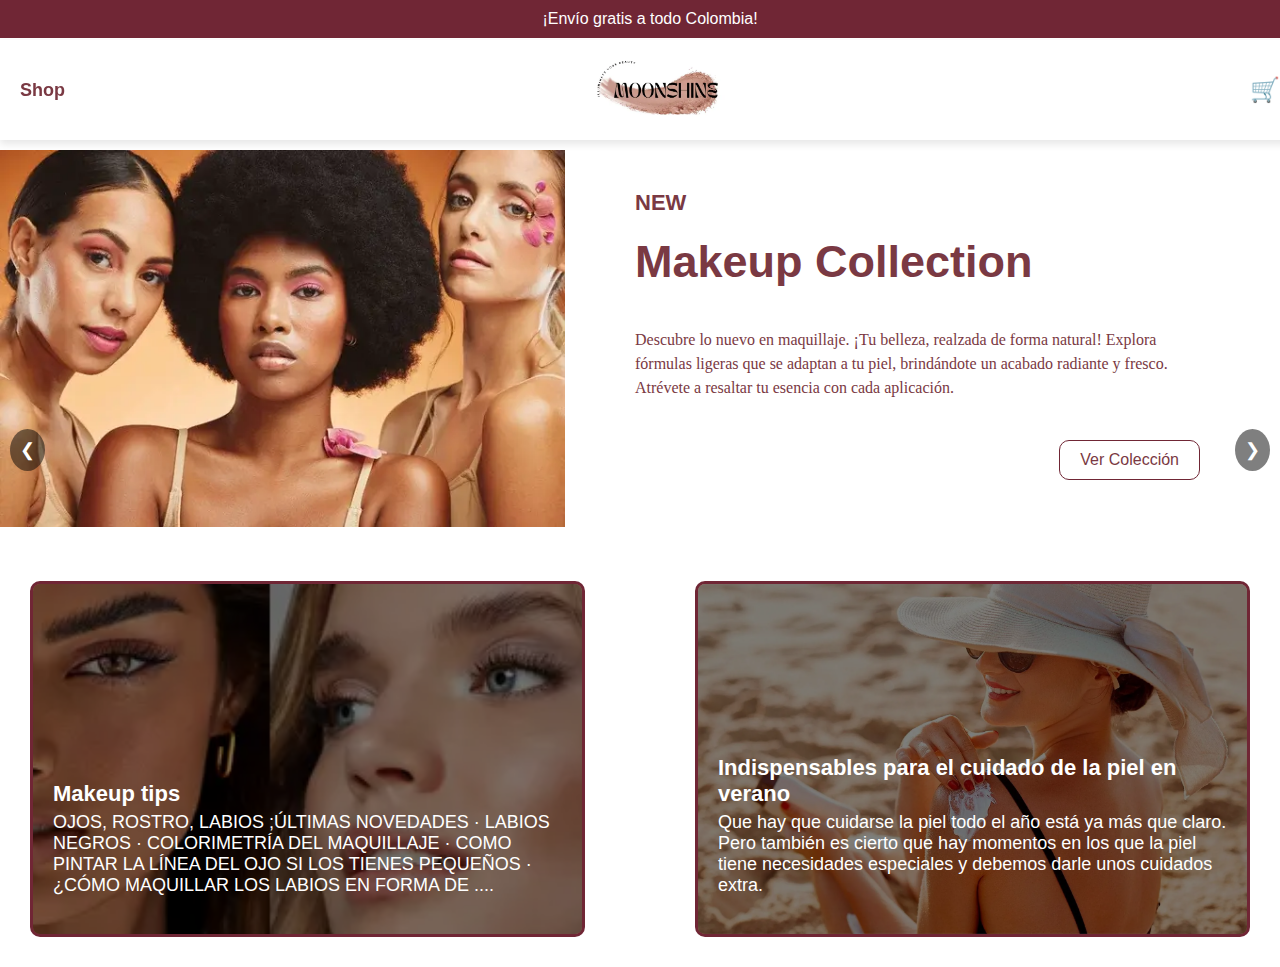
<file: index.html>
<!DOCTYPE html>
    <html lang="en">
    <head>
        <meta charset="UTF-8">
        <meta name="viewport" content="width=device-width, initial-scale=1.0">
        <title>Shop Menu</title>
        <link rel="stylesheet" href="styles.min.css">
    </head>
    <body>

    <!-- Barra de Envío Gratuito -->
    <div class="free-shipping-bar">¡Envío gratis a todo Colombia!</div>

    <!-- Barra de Navegación -->
    <nav class="navbar">
        <ul class="nav-menu">
            <li class="shop-menu">
                <a href="#" id="shopLink">Shop</a>
                <div class="dropdown-menu" id="dropdownMenu">
                    <div class="menu-item">
                        <a href="Makeup.html">
                            <img src="makeup.webp" loading="lazy" alt="Maquillaje">
                            
                            <p>Maquillaje</p>
                        </a>
                    </div>
                    <div class="menu-item">
                        <a href="Skincare.html">
                            <img src="skincare.webp" loading="lazy" alt="Cuidado Facial">
                            <p>Cuidado Facial</p>
                        </a>
                    </div>
                    <div class="menu-item">
                        <a href="Makeup.html">
                            <img src="Piel.webp" loading="lazy" alt="Cuidado de Piel">
                            <p>Cuidado de Piel</p>
                        </a>
                    </div>
                    
                </div>
            </li>
        </ul>

        <div class="logo">
            <a href="index.html">
                <img src="LOGO.webp" loading="lazy" alt="Logo">
            </a>
        </div>

        <div class="cart">
            <span class="icon-cart">🛒</span>
        </div>

        <!-- Carrito -->
    <div class="cart-modal" id="cartModal">
        <h2>Tu Carrito</h2>
        <div class="cart-items" id="cartItems"></div>
        <p id="totalPrice">Total: $0</p>
        <button id="checkoutBtn">Comprar</button>
    </div>
        
        <div class="cart-modal" id="cartModal">
            <h2>Tu Carrito</h2>
            <div class="cart-items" id="cartItems"></div>
            <p id="totalPrice">Total: $0</p>
            <button id="checkoutBtn">Comprar</button>
        </div>
    </nav>




    
    <div class="carousel-container">
        <div class="carousel">
            <div class="carousel-item active">
                <div class="carousel-image">
                    <img src="imagen 1.webp" loading="lazy" alt="Imagen 1">
                </div>
                <div class="carousel-text">
                    <h2>NEW </h2>
                    <h3>Makeup Collection</h3>
                    <p>Descubre lo nuevo en maquillaje. ¡Tu belleza, realzada de forma natural! Explora fórmulas ligeras que se adaptan a tu piel, brindándote un acabado radiante y fresco. Atrévete a resaltar tu esencia con cada aplicación.</p>
                    <a href="Makeup.html" class="carousel-button">Ver Colección</a>
                </div>
            </div>
            <div class="carousel-item">
                <div class="carousel-image">
                    <img src="imagen 2.webp" loading="lazy" alt="Imagen 2">
                </div>
                <div class="carousel-text">
                    <h2>NOW</h2>
                    <h3>Cuida tu piel</h3>
                    <p>Cuidado facial diario para una piel perfecta, ideal para cada piel. Nuestros productos realzan la belleza única de cada mujer. ¡Despierta con un brillo radiante y saludable cada día!</p>
                    <a href="Skincare.html" class="carousel-button">Explora Skincare</a>
                </div>
            </div>
            <div class="carousel-item">
                <div class="carousel-image">
                    <img src="imagen 3.webp" loading="lazy"alt="Imagen 3">
                </div>
                <div class="carousel-text">
                    <h2>Cuidado Completo para tu Piel</h2>
                    <p>Descubre nuestra línea de productos para el cuidado de la piel. Mantén tu piel suave, radiante y saludable con fórmulas diseñadas para cada tipo de necesidad. ¡Renueva tu rutina de cuidado y siéntete increíble cada día!</p>
                    <a href="Cuidadopiel.html" class="carousel-button">Más información</a>
                </div>
            </div>

        
            </div>
        </div>
        <button class="carousel-prev" onclick="moveSlide(-1)">&#10094;</button>
        <button class="carousel-next" onclick="moveSlide(1)">&#10095;</button>
    </div>



            <section class="tips-section">
                <div class="tips-container">
                    <div class="tip" style="background-image: url('TIPS.webp');">
                        <a href="https://www.maybelline.co/consejos-de-maquillaje" class="tip-link">
                            <h2>Makeup tips</h2>
                            <p>OJOS, ROSTRO, LABIOS ;ÚLTIMAS NOVEDADES · LABIOS NEGROS · COLORIMETRÍA DEL MAQUILLAJE · COMO PINTAR LA LÍNEA DEL OJO SI LOS TIENES PEQUEÑOS · ¿CÓMO MAQUILLAR LOS LABIOS EN FORMA DE ....</p>
                        </a>
                    </div>
                    <div class="tip" style="background-image: url('Cuidado\ playa.webp');">
                        <a href="https://blogdemaquillaje.com/2023/08/indispensables-cuidado-piel-verano.html" class="tip-link">
                            <h2>Indispensables para el cuidado de la piel en verano</h2>
                            <p>Que hay que cuidarse la piel todo el año está ya más que claro. Pero también es cierto que hay momentos en los que la piel tiene necesidades especiales y debemos darle unos cuidados extra.</p>
                        </a>
                    </div>
                
                </div>
            </section>
        

        <script src="script.min.js"></script>
    </body>
    </html>
</file>
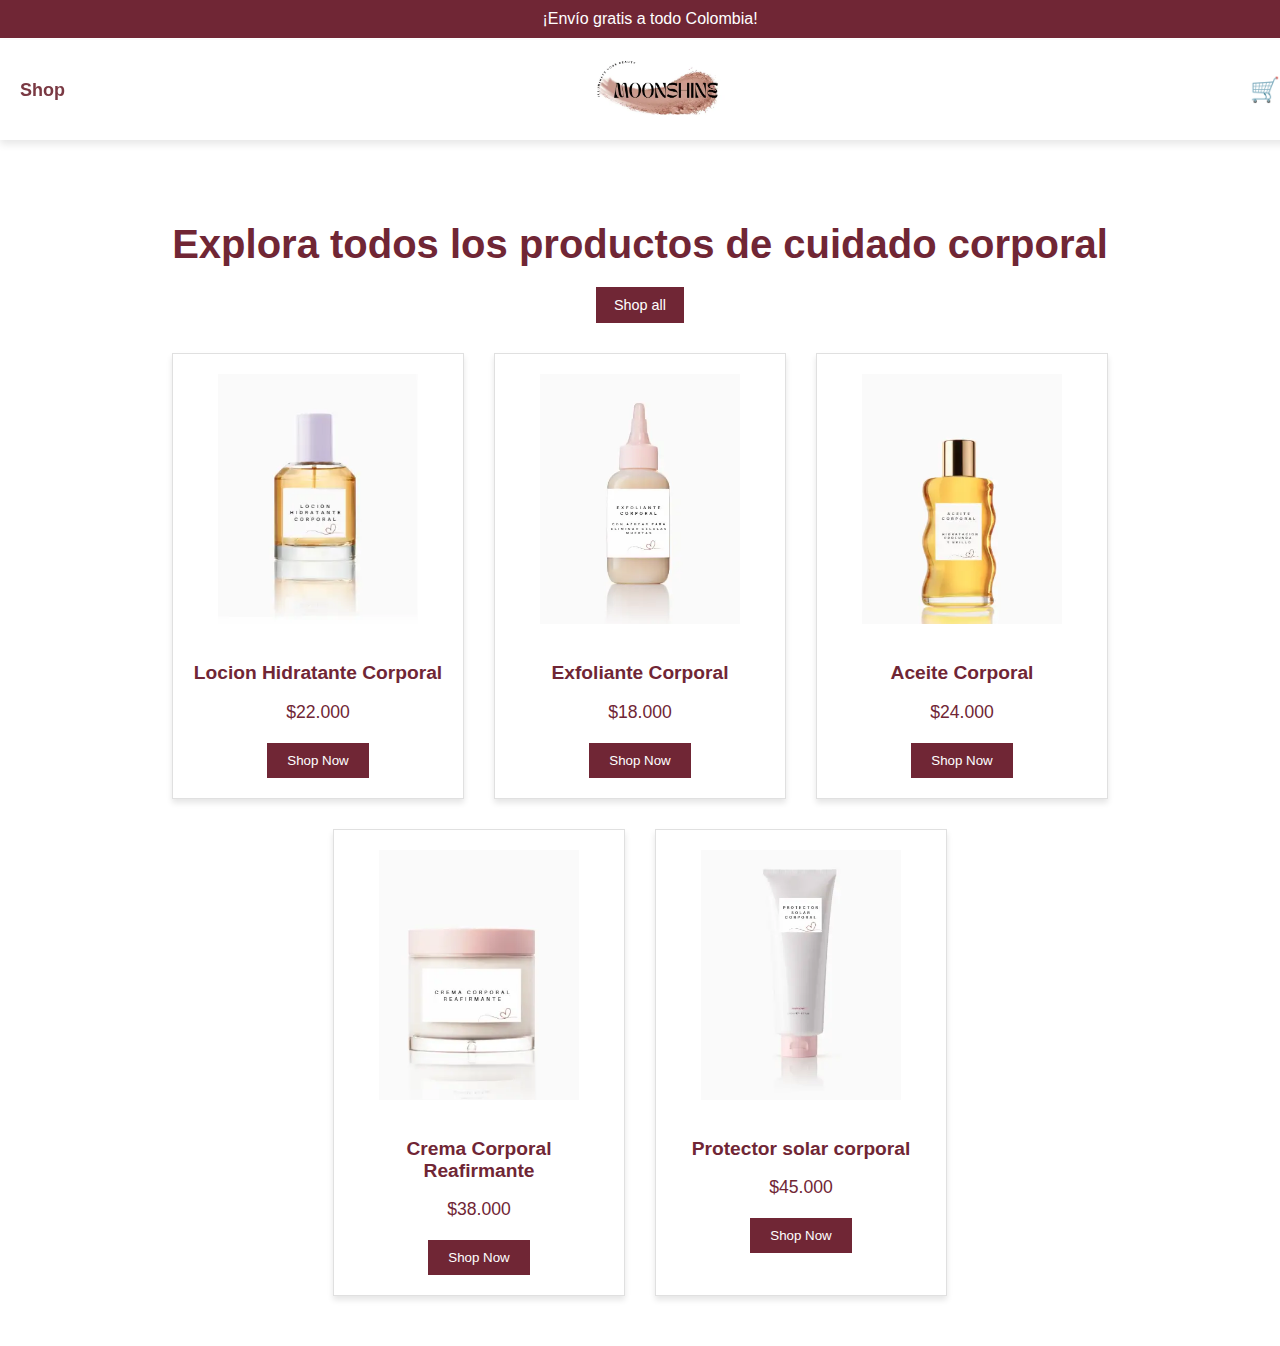
<file: Cuidadopiel.html>
<!DOCTYPE html>
<html lang="en">
<head>
    <meta charset="UTF-8">
    <meta name="viewport" content="width=device-width, initial-scale=1.0">
    <title>Makeup Shop</title>
    <link rel="stylesheet" href="styless.min.css">
</head>
<body>

     <!-- Barra de Envío Gratuito -->
<div class="free-shipping-bar">¡Envío gratis a todo Colombia!</div>

<!-- Barra de Navegación -->
<nav class="navbar">
    <ul class="nav-menu">
        <li class="shop-menu">
            <a href="#" id="shopLink">Shop</a>
            <div class="dropdown-menu" id="dropdownMenu">
                <div class="menu-item">
                    <a href="Makeup.html">
                        <img src="makeup.webp" loading="lazy" alt="Maquillaje">
                        <p>Maquillaje</p>
                    </a>
                </div>
                <div class="menu-item">
                    <a href="Skincare.html">
                        <img src="skincare.webp" loading="lazy" alt="Cuidado Facial">
                        <p>Cuidado Facial</p>
                    </a>
                </div>
                <div class="menu-item">
                    <a href="Cuidadopiel.html">
                        <img src="Piel.webp" loading="lazy" alt="Cuidado de Piel">
                        <p>Cuidado de Piel</p>
                    </a>
                </div>
                
            </div>
        </li>
    </ul>

    <div class="logo">
        <a href="index.html">
            <img src="LOGO.webp" loading="lazy" alt="Logo">
        </a>
    </div>

    <div class="cart">
        <span class="icon-cart">🛒</span>
    </div>
</nav>

 <!-- Carrito -->
 <div class="cart-modal" id="cartModal">
    <h2>Tu Carrito</h2>
    <div class="cart-items" id="cartItems"></div>
    <p id="totalPrice">Total: $0</p>
    <button id="checkoutBtn">Comprar</button>
</div>

    <section class="shop-section">
        <h1>Explora todos los productos de cuidado corporal</h1>
        
        <!-- Filter Categories -->
        <div class="filter-categories">
            <button class="filter-btn active" data-category="all">Shop all</button>
        
        </div>

        <!-- Products Section -->
        <div class="product-grid">
            
            <div class="product-card" data-category="all">
                <img src="Locion hidratante.webp" loading="lazy" alt="Product">
                <h3>Locion Hidratante Corporal </h3>
                <p>$22.000</p>
                <button class="shop-btn">Shop Now</button>
            </div>

            <div class="product-card" data-category="all">
                <img src="exfoliante.webp" loading="lazy" alt="Product">
                <h3>Exfoliante Corporal </h3>
                <p>$18.000</p>
                <button class="shop-btn">Shop Now</button>
            </div>

            <div class="product-card" data-category="all">
                <img src="Aceite corporal.webp" loading="lazy" alt="Product">
                <h3>Aceite Corporal </h3>
                <p>$24.000</p>
                <button class="shop-btn">Shop Now</button>
            </div>

            <div class="product-card" data-category="all">
                <img src="Crema corporal.webp" loading="lazy" alt="Product">
                <h3>Crema Corporal Reafirmante </h3>
                <p>$38.000</p>
                <button class="shop-btn">Shop Now</button>
            </div>

            <div class="product-card" data-category="all">
                <img src="protector solar.webp" loading="lazy" alt="Product">
                <h3>Protector solar corporal </h3>
                <p>$45.000</p>
                <button class="shop-btn">Shop Now</button>
            </div>

            







        </div>
    </section>

    <script src="scripts.min.js"></script>
</body>
</html>
</file>
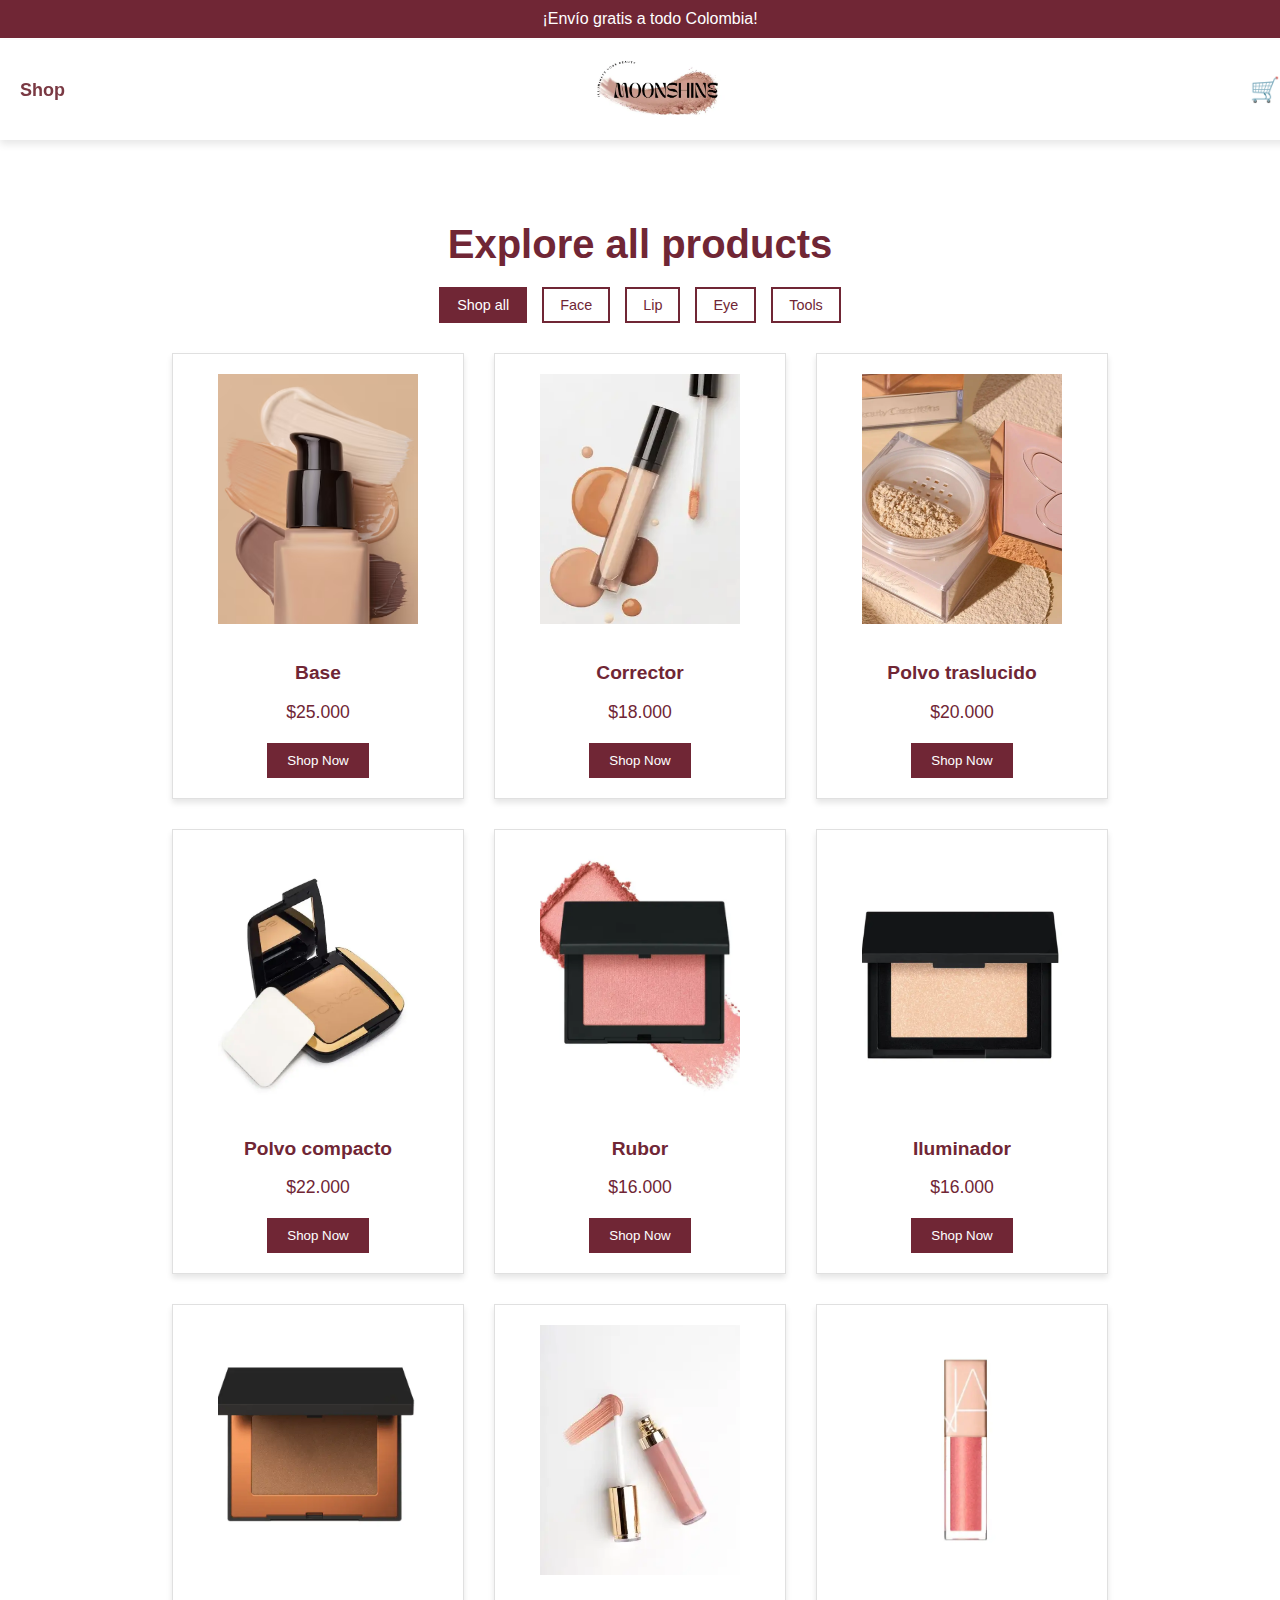
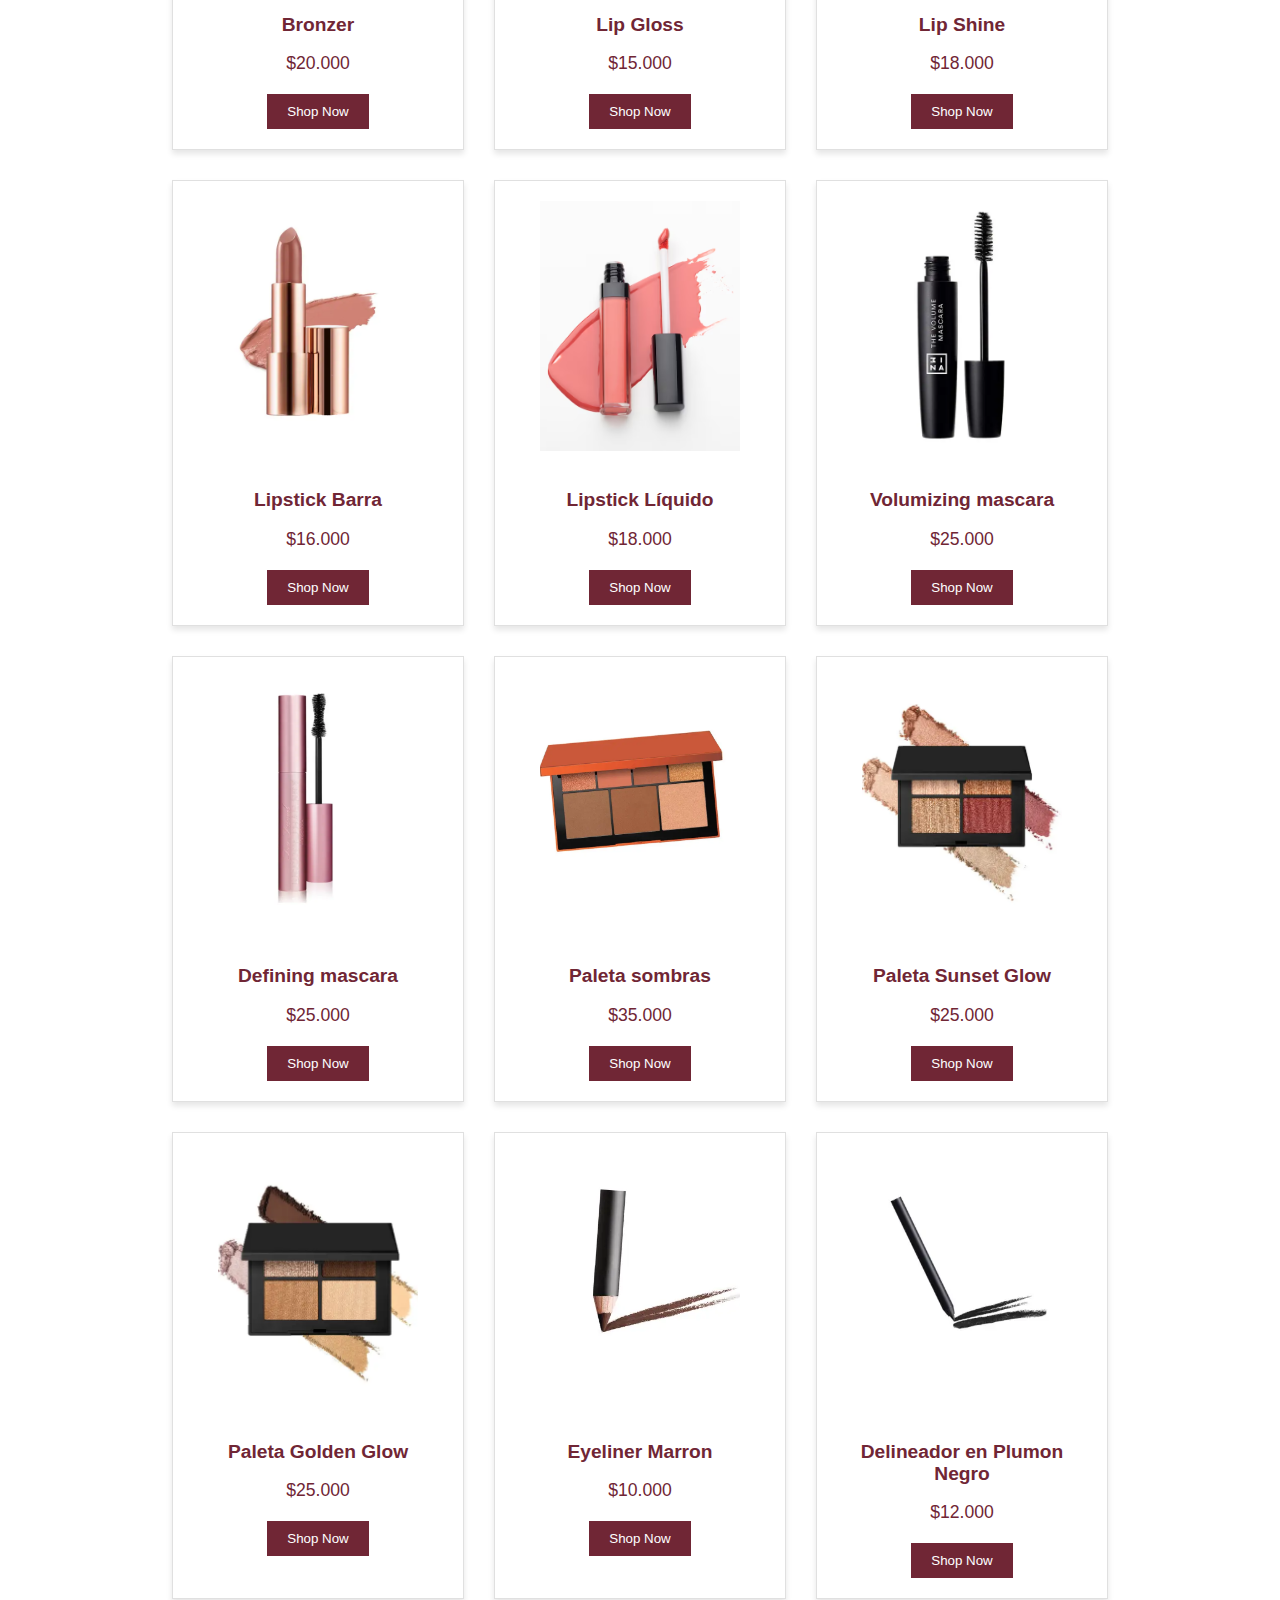
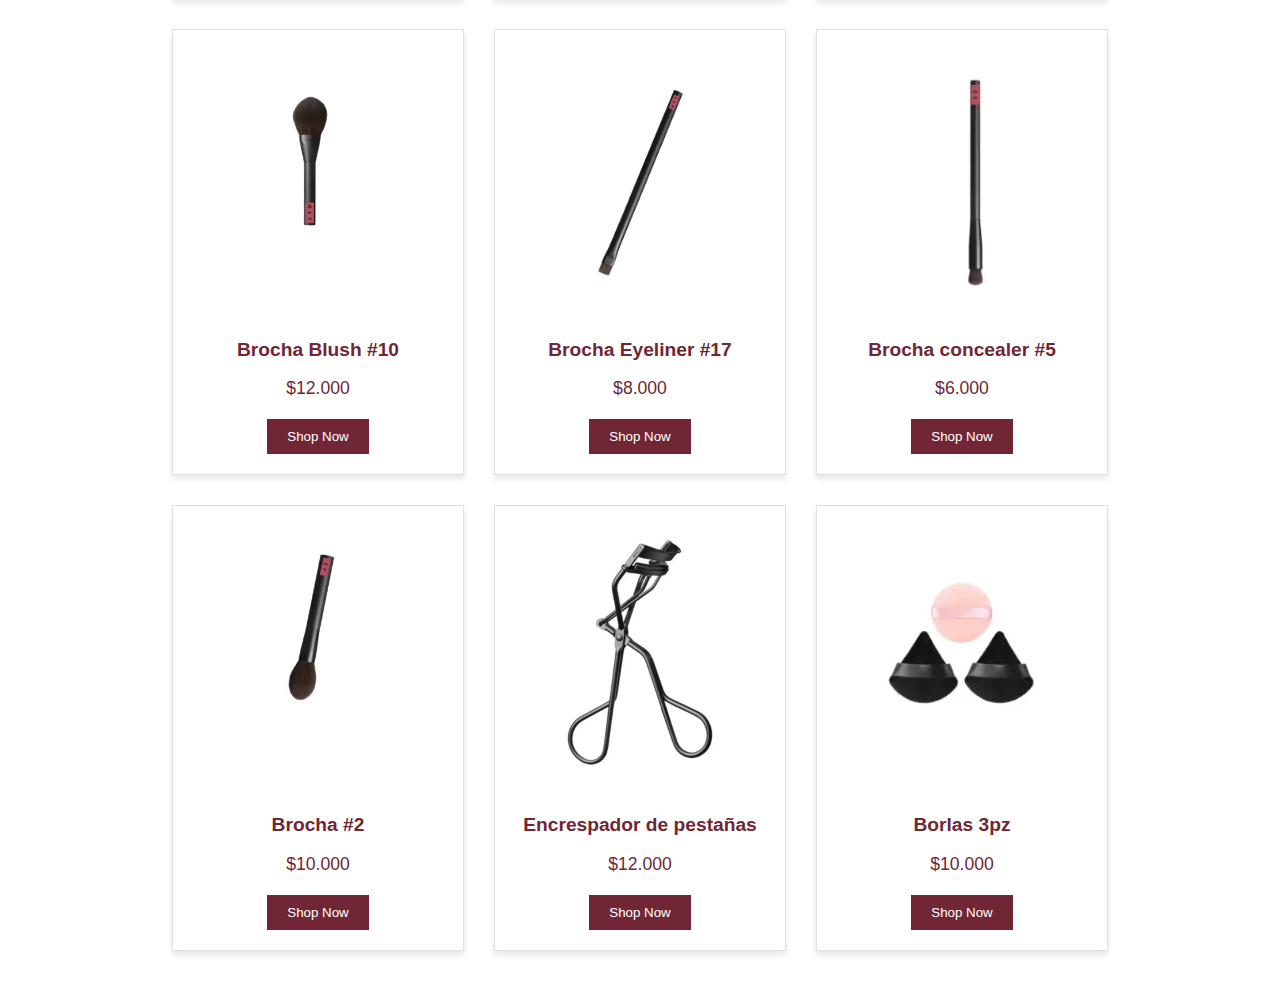
<file: Makeup.html>
<!DOCTYPE html>
<html lang="en">
<head>
    <meta charset="UTF-8">
    <meta name="viewport" content="width=device-width, initial-scale=1.0">
    <title>Makeup Shop</title>
    <link rel="stylesheet" href="styless.min.css">
</head>
<body>

     <!-- Barra de Envío Gratuito -->
<div class="free-shipping-bar">¡Envío gratis a todo Colombia!</div>

<!-- Barra de Navegación -->
<nav class="navbar">
    <ul class="nav-menu">
        <li class="shop-menu">
            <a href="#" id="shopLink">Shop</a>
            <div class="dropdown-menu" id="dropdownMenu">
                <div class="menu-item">
                    <a href="Makeup.html">
                        <img src="makeup.webp" loading="lazy" alt="Maquillaje">
                        <p>Maquillaje</p>
                    </a>
                </div>
                <div class="menu-item">
                    <a href="Skincare.html">
                        <img src="skincare.webp" loading="lazy" alt="Cuidado Facial">
                        <p>Cuidado Facial</p>
                    </a>
                </div>
                <div class="menu-item">
                    <a href="Cuidadopiel.html">
                        <img src="Piel.webp" loading="lazy" alt="Cuidado de Piel">
                        <p>Cuidado de Piel</p>
                    </a>
                </div>
               
            </div>
        </li>
    </ul>

    <div class="logo">
        <a href="index.html">
            <img src="LOGO.webp" loading="lazy" alt="Logo">
        </a>
    </div>

    <div class="cart">
        <span class="icon-cart">🛒</span>
    </div>
</nav>

 <!-- Carrito -->
 <div class="cart-modal" id="cartModal">
    <h2>Tu Carrito</h2>
    <div class="cart-items" id="cartItems"></div>
    <p id="totalPrice">Total: $0</p>
    <button id="checkoutBtn">Comprar</button>
</div>

    <section class="shop-section">
        <h1>Explore all products</h1>
        
        <!-- Filter Categories -->
        <div class="filter-categories">
            <button class="filter-btn active" data-category="all">Shop all</button>
            <button class="filter-btn" data-category="face">Face</button>
            <button class="filter-btn" data-category="lip">Lip</button>
            <button class="filter-btn" data-category="eye">Eye</button>
            <button class="filter-btn" data-category="tools">Tools</button>
        </div>

        <!-- Products Section -->
        <div class="product-grid">
            
            <div class="product-card" data-category="face">
                <img src="Base.webp" loading="lazy" alt="Face Product">
                <h3>Base </h3>
                <p>$25.000</p>
                <button class="shop-btn">Shop Now</button>
            </div>

            <div class="product-card" data-category="face">
                <img src="concealer.webp" loading="lazy" alt="Face Product">
                <h3> Corrector</h3>
                <p>$18.000</p>
                <button class="shop-btn">Shop Now</button>
            </div>
          
            <div class="product-card" data-category="face">
                <img src="polvotraslucido.webp" loading="lazy" alt="Face Product">
                <h3> Polvo traslucido</h3>
                <p>$20.000</p>
                <button class="shop-btn">Shop Now</button>
            </div>

            
            <div class="product-card" data-category="face">
                <img src="polvocompacto.webp" loading="lazy" alt="Face Product">
                <h3> Polvo compacto</h3>
                <p>$22.000</p>
                <button class="shop-btn">Shop Now</button>
            </div>

            <div class="product-card" data-category="face">
                <img src="blush.webp" loading="lazy" alt="Face Product">
                <h3> Rubor </h3>
                <p>$16.000</p>
                <button class="shop-btn">Shop Now</button>
            </div>

            <div class="product-card" data-category="face">
                <img src="iluminador.webp" loading="lazy" alt="Face Product">
                <h3> Iluminador </h3>
                <p>$16.000</p>
                <button class="shop-btn">Shop Now</button>
            </div>

            <div class="product-card" data-category="face">
                <img src="Bronzer.webp" loading="lazy" alt="Face Product">
                <h3> Bronzer </h3>
                <p>$20.000</p>
                <button class="shop-btn">Shop Now</button>
            </div>

            <div class="product-card" data-category="lip">
                <img src="lip gloss.webp" loading="lazy" alt="Lip Gloss">
                <h3>Lip Gloss</h3>
                <p>$15.000</p>
                <button class="shop-btn">Shop Now</button>
            </div>

            <div class="product-card" data-category="lip">
                <img src="Lip shine.webp" loading="lazy" alt="Lip Gloss">
                <h3>Lip Shine</h3>
                <p>$18.000</p>
                <button class="shop-btn">Shop Now</button>
            </div>

            <div class="product-card" data-category="lip">
                <img src="Lip stick.webp" loading="lazy" alt="Lip Gloss">
                <h3>Lipstick Barra</h3>
                <p>$16.000</p>
                <button class="shop-btn">Shop Now</button>
            </div>

            <div class="product-card" data-category="lip">
                <img src="Lip-stick-liquido.webp" loading="lazy" alt="Lip Gloss">
                <h3>Lipstick Líquido</h3>
                <p>$18.000</p>
                <button class="shop-btn">Shop Now</button>
            </div>

            <div class="product-card" data-category="eye">
                <img src="Mascara Volumen.webp" loading="lazy" alt="Eye Makeup">
                <h3>Volumizing mascara</h3>
                <p>$25.000</p>
                <button class="shop-btn">Shop Now</button>
            </div>

            <div class="product-card" data-category="eye">
                <img src="Mascara definicion.webp" loading="lazy" alt="Eye Makeup">
                <h3>Defining mascara</h3>
                <p>$25.000</p>
                <button class="shop-btn">Shop Now</button>
            </div>
            
            <div class="product-card" data-category="eye">
                <img src="Paleta sombras.webp" loading="lazy" alt="Eye Makeup">
                <h3>Paleta sombras</h3>
                <p>$35.000</p>
                <button class="shop-btn">Shop Now</button>
            </div>

            <div class="product-card" data-category="eye">
                <img src="Sunset glow.webp" loading="lazy" alt="Eye Makeup">
                <h3> Paleta Sunset Glow</h3>
                <p>$25.000</p>
                <button class="shop-btn">Shop Now</button>
            </div>

            <div class="product-card" data-category="eye">
                <img src="Golden glow.webp" loading="lazy" alt="Eye Makeup">
                <h3> Paleta Golden Glow</h3>
                <p>$25.000</p>
                <button class="shop-btn">Shop Now</button>
            </div>

            <div class="product-card" data-category="eye">
                <img src="eyeliner marron.webp" loading="lazy" alt="Eye Makeup">
                <h3> Eyeliner Marron</h3>
                <p>$10.000</p>
                <button class="shop-btn">Shop Now</button>
            </div>

            <div class="product-card" data-category="eye">
                <img src="Delineador.webp" loading="lazy" alt="Eye Makeup">
                <h3> Delineador en Plumon Negro</h3>
                <p>$12.000</p>
                <button class="shop-btn">Shop Now</button>
            </div>

            <div class="product-card" data-category="tools">
                <img src="Brocha 10.webp" loading="lazy" alt="tools Makeup">
                <h3> Brocha Blush #10 </h3>
                <p>$12.000</p>
                <button class="shop-btn">Shop Now</button>
            </div>

            <div class="product-card" data-category="tools">
                <img src="Brocha 17.webp" loading="lazy" alt="tools Makeup">
                <h3> Brocha Eyeliner #17 </h3>
                <p>$8.000</p>
                <button class="shop-btn">Shop Now</button>
            </div>

            <div class="product-card" data-category="tools">
                <img src="Brocha 5.webp" loading="lazy"alt="tools Makeup">
                <h3> Brocha concealer #5 </h3>
                <p>$6.000</p>
                <button class="shop-btn">Shop Now</button>
            </div>

            <div class="product-card" data-category="tools">
                <img src="Brocha 2.webp" loading="lazy" alt="tools Makeup">
                <h3> Brocha  #2 </h3>
                <p>$10.000</p>
                <button class="shop-btn">Shop Now</button>
            </div>

            <div class="product-card" data-category="tools">
                <img src="Encrespador.webp" loading="lazy" alt="tools Makeup">
                <h3> Encrespador de pestañas </h3>
                <p>$12.000</p>
                <button class="shop-btn">Shop Now</button>
            </div>

            
            <div class="product-card" data-category="tools">
                <img src="Borlas.webp" loading="lazy" alt="tools Makeup">
                <h3> Borlas 3pz </h3>
                <p>$10.000</p>
                <button class="shop-btn">Shop Now</button>
            </div>








        </div>
    </section>

    <script src="scripts.min.js"></script>
</body>
</html>
</file>
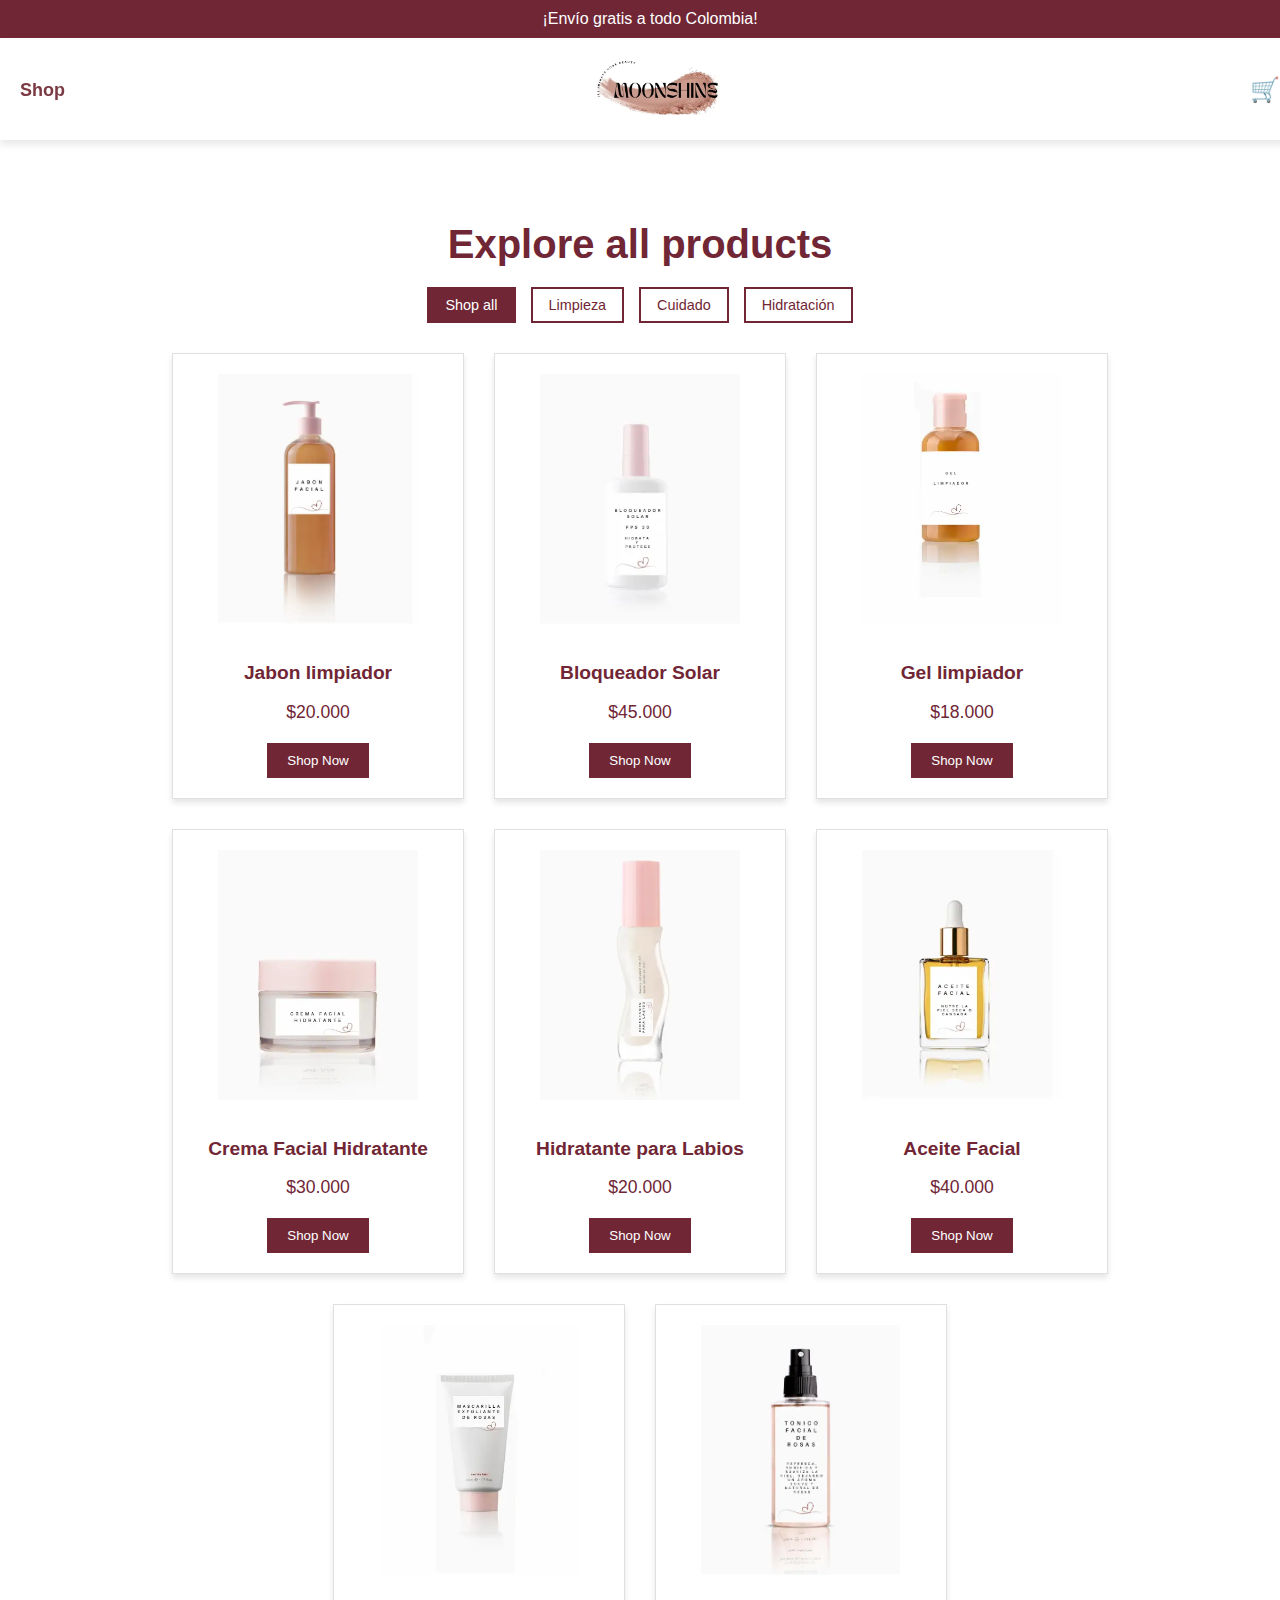
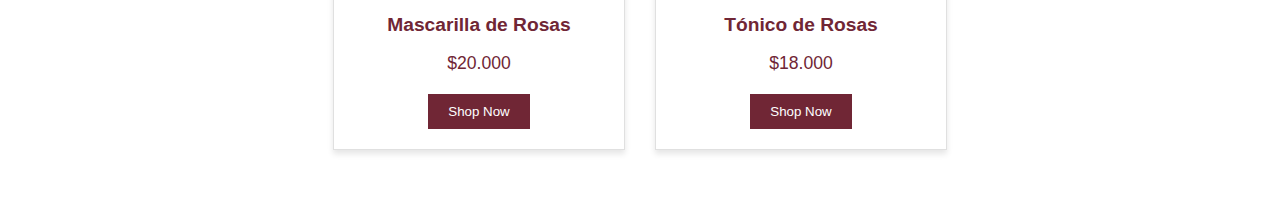
<file: Skincare.html>
<!DOCTYPE html>
<html lang="en">
<head>
    <meta charset="UTF-8">
    <meta name="viewport" content="width=device-width, initial-scale=1.0">
    <title>Makeup Shop</title>
    <link rel="stylesheet" href="styless.min.css">
</head>
<body>

     <!-- Barra de Envío Gratuito -->
<div class="free-shipping-bar">¡Envío gratis a todo Colombia!</div>

<!-- Barra de Navegación -->
<nav class="navbar">
    <ul class="nav-menu">
        <li class="shop-menu">
            <a href="#" id="shopLink">Shop</a>
            <div class="dropdown-menu" id="dropdownMenu">
                <div class="menu-item">
                    <a href="Makeup.html">
                        <img src="makeup.webp" loading="lazy" alt="Maquillaje">
                        <p>Maquillaje</p>
                    </a>
                </div>
                <div class="menu-item">
                    <a href="Skincare.html">
                        <img src="skincare.webp" loading="lazy" alt="Cuidado Facial">
                        <p>Cuidado Facial</p>
                    </a>
                </div>
                <div class="menu-item">
                    <a href="Cuidadopiel.html">
                        <img src="Piel.webp" loading="lazy" alt="Cuidado de Piel">
                        <p>Cuidado de Piel</p>
                    </a>
                </div>
                
            </div>
        </li>
    </ul>

    <div class="logo">
        <a href="index.html">
            <img src="LOGO.webp" loading="lazy" alt="Logo">
        </a>
    </div>

    <div class="cart">
        <span class="icon-cart">🛒</span>
    </div>
</nav>

  <!-- Carrito -->
  <div class="cart-modal" id="cartModal">
    <h2>Tu Carrito</h2>
    <div class="cart-items" id="cartItems"></div>
    <p id="totalPrice">Total: $0</p>
    <button id="checkoutBtn">Comprar</button>
</div>

    <section class="shop-section">
        <h1>Explore all products</h1>
        
        <!-- Filter Categories -->
        <div class="filter-categories">
            <button class="filter-btn active" data-category="all">Shop all</button>
            <button class="filter-btn" data-category="limpieza">Limpieza</button>
            <button class="filter-btn" data-category="cuidado">Cuidado</button>
            <button class="filter-btn" data-category="hidratación">Hidratación</button>
        </div>

        <!-- Products Section -->
        <div class="product-grid">
            
            <div class="product-card" data-category="limpieza">
                <img src="jabon facial.webp" loading="lazy" alt="limpieza Product">
                <h3>Jabon limpiador </h3>
                <p>$20.000</p>
                <button class="shop-btn">Shop Now</button>
            </div>

            <div class="product-card" data-category="cuidado">
                <img src="bloqueador.webp" loading="lazy" alt="cuidado Product">
                <h3>Bloqueador Solar </h3>
                <p>$45.000</p>
                <button class="shop-btn">Shop Now</button>
            </div>

            <div class="product-card" data-category="limpieza">
                <img src="Gel limpiador.webp" loading="lazy" alt="limpieza Product">
                <h3>Gel limpiador </h3>
                <p>$18.000</p>
                <button class="shop-btn">Shop Now</button>
            </div>

            <div class="product-card" data-category="hidratación">
                <img src="Crema facial.webp" loading="lazy" alt="hidratacion Product">
                <h3>Crema Facial Hidratante </h3>
                <p>$30.000</p>
                <button class="shop-btn">Shop Now</button>
            </div>

            <div class="product-card" data-category="hidratación">
                <img src="Hidratante labios.webp" loading="lazy" alt="hidratacion Product">
                <h3>Hidratante para Labios </h3>
                <p>$20.000</p>
                <button class="shop-btn">Shop Now</button>
            </div>

            
            <div class="product-card" data-category="cuidado">
                <img src="Aceite facial.webp" loading="lazy" alt="cuidado Product">
                <h3>Aceite Facial </h3>
                <p>$40.000</p>
                <button class="shop-btn">Shop Now</button>
            </div>

            <div class="product-card" data-category="cuidado">
                <img src="mascarilla.webp" loading="lazy" alt="cuidado Product">
                <h3>Mascarilla de Rosas </h3>
                <p>$20.000</p>
                <button class="shop-btn">Shop Now</button>
            </div>

            <div class="product-card" data-category="hidratación">
                <img src="Tonico rosas.webp" loading="lazy" alt="hidratacion Product">
                <h3>Tónico de Rosas </h3>
                <p>$18.000</p>
                <button class="shop-btn">Shop Now</button>
            </div>








        </div>
    </section>

    <script src="scripts.min.js"></script>
</body>
</html>
</file>
<file: styles.min.css>
body{font-family:'Arial',sans-serif;margin:0;padding:0;background-color:#fff}.free-shipping-bar{background-color:#702635;color:#fff;text-align:center;padding:10px;position:fixed;top:0;width:100%;z-index:1001}.navbar{background-color:#fff;display:flex;justify-content:space-between;align-items:center;padding:10px 20px;position:fixed;top:40px;width:100%;z-index:1000;height:80px;box-shadow:0 4px 8px rgb(0 0 0 / .1)}.nav-menu{list-style:none;display:flex;margin:0;padding:0}.nav-menu li{margin-right:20px}.navbar a{text-decoration:none;color:#7a3943;font-weight:700;font-size:18px}.logo{position:absolute;left:50%;transform:translateX(-50%)}.logo img{max-width:150px;height:auto}.dropdown-menu{display:none;position:absolute;top:calc(100% + 0px);left:0;background-color:#fff;box-shadow:0 4px 8px rgb(0 0 0 / .1);padding:10px;width:100%;z-index:2000;display:grid;grid-template-columns:repeat(auto-fit,minmax(180px,1fr));gap:40px;justify-content:space-around}img{width:100%;height:auto;object-fit:contain}img.cover{object-fit:cover;width:100%;height:100%}@media screen and (max-width:768px){.carousel-image img,.menu-item img{width:100%;height:auto;object-fit:cover}}.menu-item{text-align:center;margin:20px;display:flex;flex-direction:column;align-items:center}.menu-item img{width:180px;height:180px;object-fit:cover;border-radius:50%;border:2px solid #7a3943;margin-bottom:15px}.menu-item p{margin-top:10px;color:#7a3943}.shop-menu:hover .dropdown-menu{display:grid}@media screen and (max-width:1024px){.navbar{height:70px}.logo img{max-width:130px}.dropdown-menu{grid-template-columns:repeat(auto-fit,minmax(150px,1fr));gap:30px}.menu-item img{width:150px;height:150px}}@media screen and (max-width:768px){.navbar{height:60px}.logo img{max-width:110px}.dropdown-menu{flex-direction:column;width:100%}.menu-item{flex-basis:100%;margin-bottom:15px}.menu-item img{width:120px;height:120px}}@media screen and (min-width:1024px){.dropdown-menu{grid-template-columns:repeat(auto-fit,minmax(180px,1fr));gap:50px}.menu-item{margin:20px}}.cart{display:flex;align-items:center;justify-content:center;margin-right:20px;position:relative;right:0}.cart{display:flex;align-items:center;justify-content:center;margin-right:20px;position:relative;right:0}.icon-cart{font-size:24px;cursor:pointer;color:#702635;transition:color 0.3s ease}.icon-cart:hover{color:#a23d4e}.cart-modal{position:fixed;right:-300px;top:20px;width:250px;background:#fefefe;box-shadow:0 0 10px rgb(0 0 0 / .5);transition:right 0.3s ease;padding:15px;z-index:1000;border:1px solid #702635;border-radius:5px}.cart-modal.active{right:0}.cart-items{max-height:300px;overflow-y:auto}.cart-items .cart-item{display:flex;justify-content:space-between;margin:10px 0;padding:10px;border-bottom:1px solid #ddd}.cart-items .cart-item:last-child{border-bottom:none}.cart-items .remove-item{cursor:pointer;color:#5a1f28;transition:color 0.3s ease}.cart-items .remove-item:hover{color:#702635}#totalPrice{font-size:18px;font-weight:700;color:#702635;margin-top:20px;text-align:right}#checkoutBtn{background-color:#702635;color:#fff;font-size:16px;padding:10px 15px;border:none;border-radius:5px;cursor:pointer;transition:background-color 0.3s ease;margin-top:10px}#checkoutBtn:hover{background-color:#a23d4e}.carousel-container{position:relative;max-width:100%;margin:auto;overflow:hidden;border-radius:0;background-color:#fff;margin-top:150px;z-index:0}.carousel{display:flex;transition:transform 0.5s ease-in-out}.carousel-item{min-width:100%;display:flex;background-color:#fff}.carousel-image{width:50%}.carousel-image img{width:100%;height:auto;border-radius:0}.carousel-text h2,.carousel-text h3,.carousel-text p{margin:0}.carousel-text h2{margin-top:20px;font-family:'Lucida Sans',Geneva,Verdana,sans-serif;font-size:22px;margin-bottom:20px;font-weight:600;text-align:left}.carousel-text h3{font-family:'Trebuchet MS',Arial,sans-serif;font-size:45px;margin-bottom:40px;font-weight:600;text-align:left}.carousel-text p{font-family:Georgia,'Times New Roman',Times,serif;font-size:16px;line-height:1.5;text-align:left}.carousel-text{width:50%;padding-left:70px;padding-right:80px;font-weight:200;background-color:#fff;color:#7a3943;padding-top:20px;padding-bottom:20px;border-radius:0 15px 15px 0;display:flex;flex-direction:column;justify-content:flex-start}.carousel-button{font-family:'Lucida Sans','Lucida Sans Regular','Lucida Grande','Lucida Sans Unicode',Geneva,Verdana,sans-serif;margin-top:40px;padding:10px 20px;border:1px solid #702635;color:#7a3943;text-decoration:none;border-radius:10px;align-self:flex-start;margin-left:auto;display:inline-block}.carousel-prev,.carousel-next{position:absolute;top:50%;transform:translateY(-50%);background-color:rgb(0 0 0 / .5);color:#fff;font-size:18px;border:none;padding:10px;cursor:pointer;border-radius:50%}.carousel-prev{left:10px}.carousel-next{right:10px}.carousel-prev:hover,.carousel-next:hover{background-color:rgb(0 0 0 / .7)}@media (max-width:1200px){.carousel-image img{height:350px}.carousel-text{padding-left:15px;padding-right:20px}}@media (max-width:1024px){.carousel-image img{height:300px}.carousel-prev,.carousel-next{top:25%}}@media (max-width:820px){.carousel-image img{height:275px}.carousel-prev,.carousel-next{top:20%}.carousel-text{font-size:16px;padding-left:10px;padding-right:15px}}@media (max-width:768px){.carousel-image img{height:300px}.carousel-text{font-size:16px;padding-left:10px;padding-right:15px}.carousel-prev,.carousel-next{top:30%;transform:translateY(-50%)}}@media (max-width:576px){.carousel-image img{height:250px}.carousel-text{font-size:14px;padding-left:8px;padding-right:10px}.carousel-button{font-size:12px;padding:8px 16px}}.tips-container{display:flex;justify-content:space-around;padding:20px;background-color:#fff;margin-top:20px}.tip{width:40%;height:300px;background-size:cover;background-position:center;position:relative;border:3px solid #702635;border-radius:10px;overflow:hidden}.tip::before{content:'';position:absolute;top:0;left:0;width:100%;height:100%;z-index:1;background-color:rgb(0 0 0 / .5);z-index:1}.tip-link{color:#fff;text-decoration:none;position:absolute;bottom:10px;left:10px;padding:10px;z-index:2;border-radius:5px;background:none}.tip h2{font-size:22px;margin:0}.tip p{font-size:18px;margin-top:5px}@media (max-width:768px){.tips-container{flex-direction:column;align-items:center;padding:10px}.tip{width:90%;height:250px;margin-bottom:20px}.tip h2{font-size:18px}.tip p{font-size:14px}}@media (max-width:1024px){.tips-container{flex-direction:column;align-items:center;padding:15px}.tip{width:80%;height:280px;margin-bottom:25px}.tip h2{font-size:18px}.tip p{font-size:15px}}@media (min-width:1025px){.tips-container{justify-content:space-between;padding:30px}.tip{width:45%;height:350px}.tip h2{font-size:22px}.tip p{font-size:18px}}
</file>
<file: styless.min.css>
body{font-family:'Arial',sans-serif;margin:0;padding:0;background-color:#fff}.free-shipping-bar{background-color:#702635;color:#fff;text-align:center;padding:10px;position:fixed;top:0;width:100%;z-index:1001}.navbar{background-color:#fff;display:flex;justify-content:space-between;align-items:center;padding:10px 20px;position:fixed;top:40px;width:100%;z-index:1000;height:80px;box-shadow:0 4px 8px rgb(0 0 0 / .1)}.nav-menu{list-style:none;display:flex;margin:0;padding:0}.nav-menu li{margin-right:20px}.navbar a{text-decoration:none;color:#7a3943;font-weight:700;font-size:18px}.logo{position:absolute;left:50%;transform:translateX(-50%)}.logo img{max-width:150px;height:auto}.dropdown-menu{display:none;position:absolute;top:calc(100% + 0px);left:0;background-color:#fff;box-shadow:0 4px 8px rgb(0 0 0 / .1);padding:10px;width:100%;z-index:2000;display:grid;grid-template-columns:repeat(auto-fit,minmax(180px,1fr));gap:40px;justify-content:space-around}.menu-item{text-align:center;margin:20px;display:flex;flex-direction:column;align-items:center}.menu-item img{width:180px;height:180px;object-fit:cover;border-radius:50%;border:2px solid #7a3943;margin-bottom:15px}.menu-item p{margin-top:10px;color:#7a3943}.shop-menu:hover .dropdown-menu{display:grid}@media screen and (max-width:1024px){.navbar{height:70px}.logo img{max-width:130px}.dropdown-menu{grid-template-columns:repeat(auto-fit,minmax(150px,1fr));gap:30px}.menu-item img{width:150px;height:150px}}@media screen and (max-width:768px){.navbar{height:60px}.logo img{max-width:110px}.dropdown-menu{flex-direction:column;width:100%}.menu-item{flex-basis:100%;margin-bottom:15px}.menu-item img{width:120px;height:120px}}@media screen and (min-width:1024px){.dropdown-menu{grid-template-columns:repeat(auto-fit,minmax(180px,1fr));gap:50px}.menu-item{margin:20px}}@media screen and (min-width:1024px){.dropdown-menu{justify-content:space-evenly}.menu-item{flex-basis:calc(20% - 20px)}}.cart{display:flex;align-items:center;justify-content:center;margin-right:20px;position:relative;right:0}.icon-cart{font-size:24px;cursor:pointer;color:#702635;transition:color 0.3s ease}.icon-cart:hover{color:#a23d4e}.cart-modal{position:fixed;right:-300px;top:20px;width:250px;background:#fefefe;box-shadow:0 0 10px rgb(0 0 0 / .5);transition:right 0.3s ease;padding:15px;z-index:1000;border:1px solid #702635;border-radius:5px}.cart-modal.active{right:0}.cart-items{max-height:300px;overflow-y:auto}.cart-items .cart-item{display:flex;justify-content:space-between;margin:10px 0;padding:10px;border-bottom:1px solid #ddd}.cart-items .cart-item:last-child{border-bottom:none}.cart-items .remove-item{cursor:pointer;color:#5a1f28;transition:color 0.3s ease}.cart-items .remove-item:hover{color:#702635}#totalPrice{font-size:18px;font-weight:700;color:#702635;margin-top:20px;text-align:right}#checkoutBtn{background-color:#702635;color:#fff;font-size:16px;padding:10px 15px;border:none;border-radius:5px;cursor:pointer;transition:background-color 0.3s ease;margin-top:10px}#checkoutBtn:hover{background-color:#a23d4e}.shop-section{text-align:center;padding:50px;color:#702635;margin-top:145px}h1{font-size:2.5em;margin-bottom:20px}.filter-categories{display:flex;justify-content:center;flex-wrap:wrap;gap:15px;margin-bottom:30px;padding:0 20px}.filter-btn{background-color:#fff0;border:2px solid #702635;color:#702635;padding:8px 16px;cursor:pointer;transition:background-color 0.3s,color 0.3s;text-align:center;font-size:.9em}.filter-btn.active,.filter-btn:hover{background-color:#702635;color:#fff}.product-grid{display:flex;justify-content:center;gap:30px;flex-wrap:wrap}.product-card{background-color:#fff;padding:20px;border:1px solid #e0e0e0;width:250px;text-align:center;box-shadow:0 4px 6px rgb(0 0 0 / .1)}.product-card img{width:200px;height:250px;object-fit:cover;margin-bottom:15px}.product-card h3{font-size:1.2em;margin-bottom:10px}.product-card p{font-size:1.1em;margin-bottom:20px;color:#702635}.shop-btn{background-color:#702635;color:#fff;padding:10px 20px;border:none;cursor:pointer;transition:background-color 0.3s}.shop-btn:hover{background-color:#5a1f28}@media (max-width:768px){.filter-categories{flex-direction:row;justify-content:center}.filter-btn{padding:8px 12px;width:40%;max-width:150px}}@media (min-width:769px){.filter-categories{flex-direction:row}}
</file>
